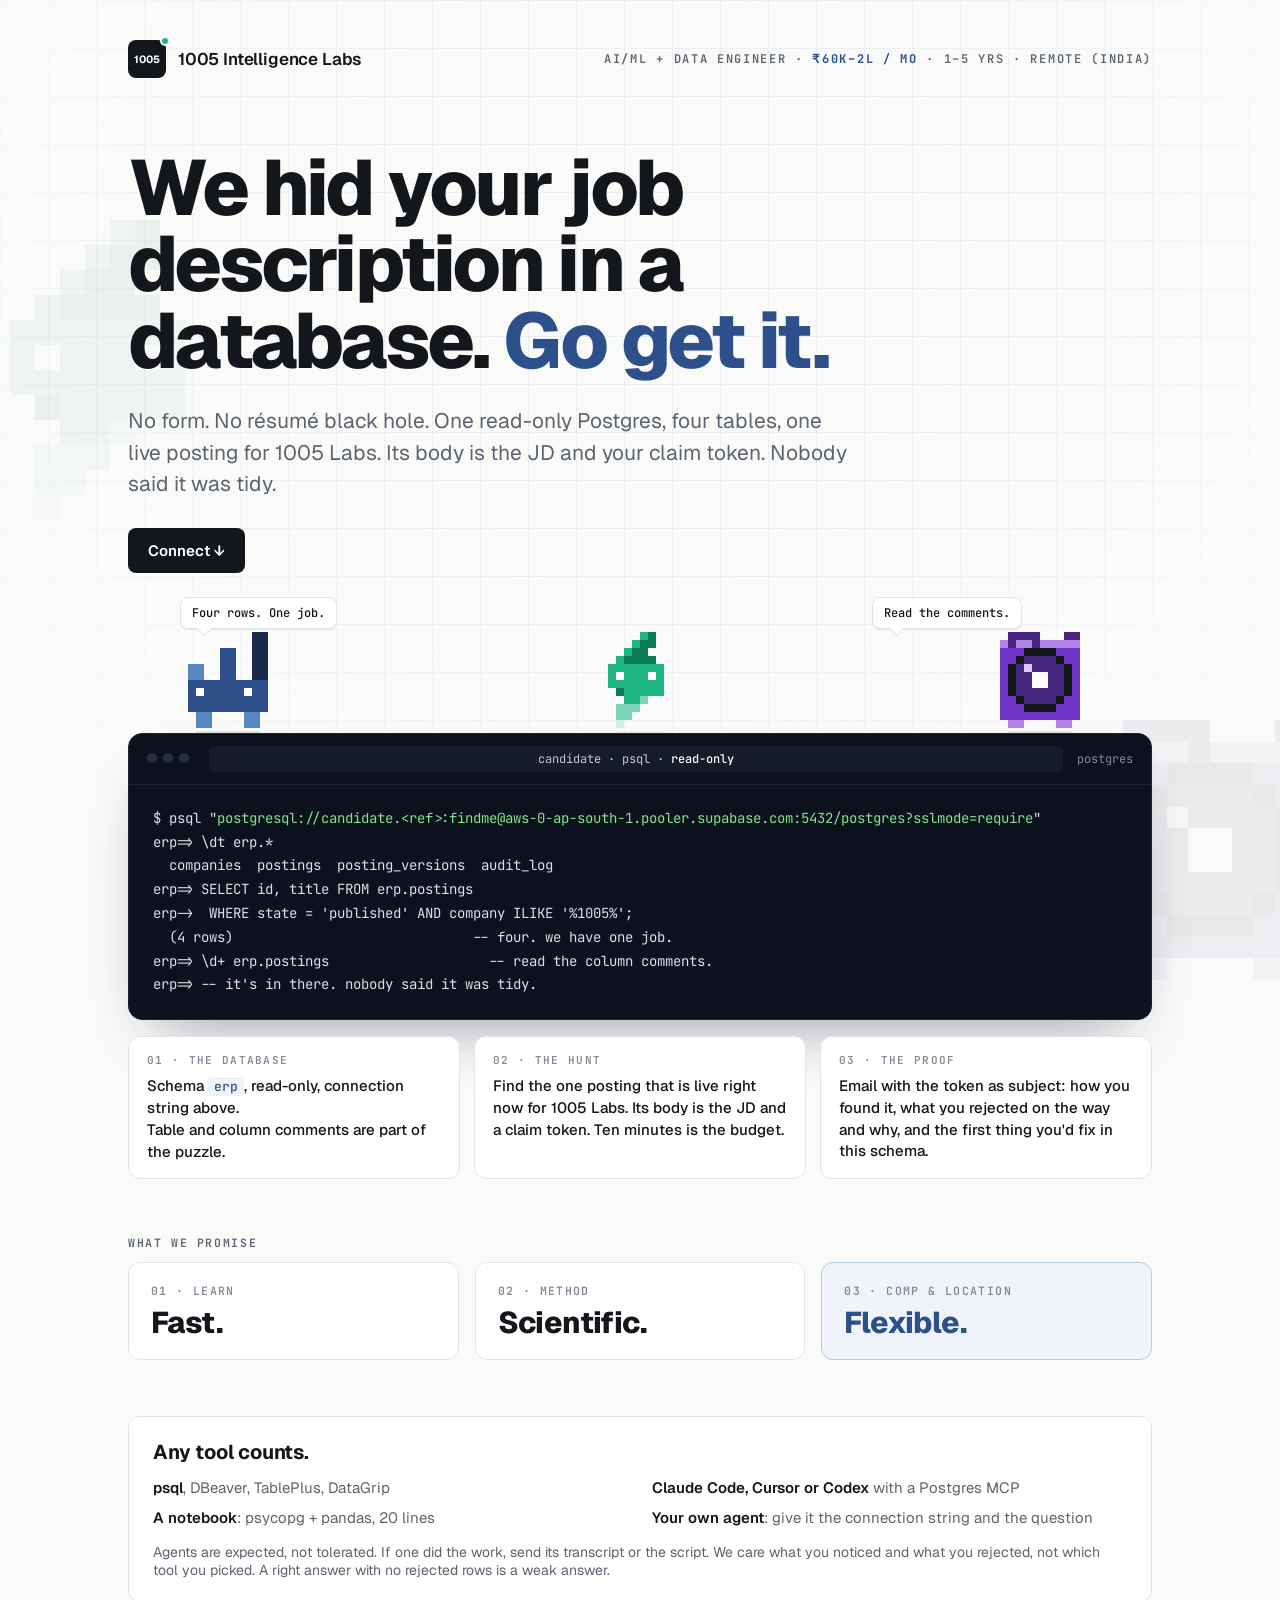
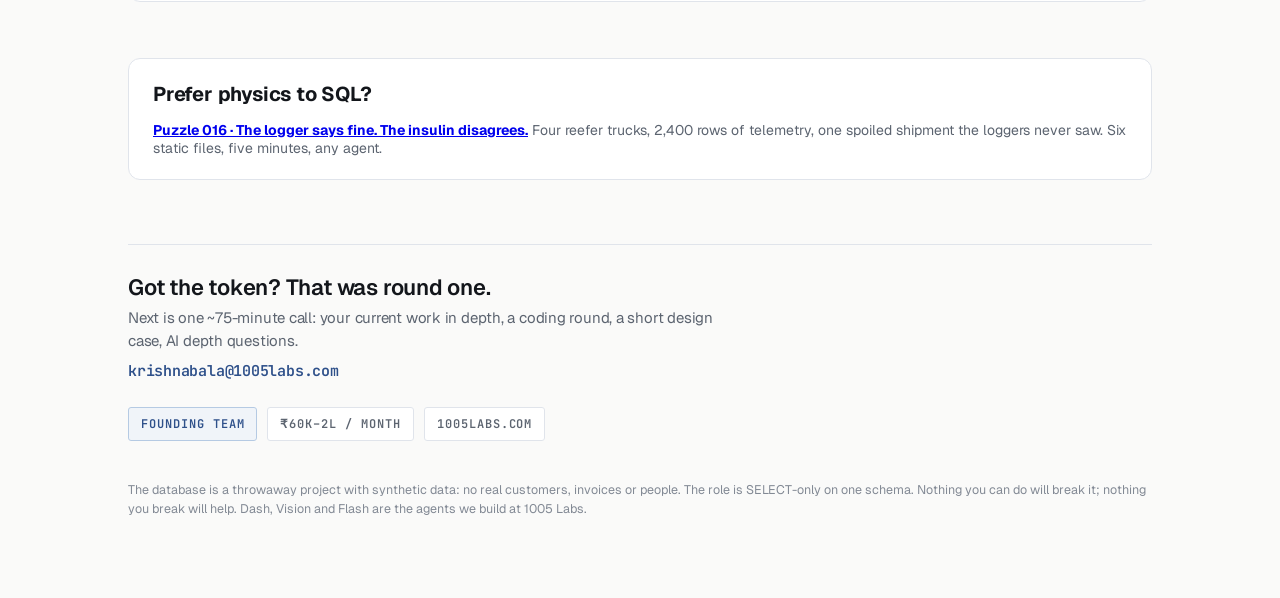
<file: index.html>
<!doctype html><html lang="en"><head><meta charset="utf-8"><meta name="viewport" content="width=device-width,initial-scale=1">
<title>We hid your job description in a database. Go get it. — 1005 Intelligence Labs</title>
<meta name="description" content="AI/ML + Data Engineer, 1 to 5 years, remote (India). No form, no résumé upload. One read-only Postgres, four tables, one live posting. Bring back the claim token.">
<meta property="og:title" content="We hid your job description in a database. Go get it.">
<meta property="og:description" content="AI/ML + Data Engineer at 1005 Intelligence Labs. One read-only Postgres, four tables, one live posting. Its body is the JD and your claim token.">
<meta property="og:image" content="https://1005systems.github.io/hiring-portal/assets/og.png">
<meta property="og:url" content="https://1005systems.github.io/hiring-portal/">
<meta name="twitter:card" content="summary_large_image">
<link rel="icon" href="assets/dash.svg">
<link rel="preconnect" href="https://fonts.googleapis.com"><link rel="preconnect" href="https://fonts.gstatic.com" crossorigin>
<link href="https://fonts.googleapis.com/css2?family=Geist:wght@400;500;600;700;800&family=JetBrains+Mono:wght@400;500;600;700&display=swap" rel="stylesheet">
<style>
:root{--bg:hsl(60 11% 98%);--ink:hsl(218 17% 9%);--ink60:hsl(217 10% 40%);--ink40:hsl(216 8% 55%);--line:hsl(216 22% 90%);--acc:hsl(218 50% 36%);--acc2:hsl(213 62% 66%);--em:hsl(159 70% 42%);--term:hsl(222 40% 8%)}
*{box-sizing:border-box;margin:0;padding:0}
html{scroll-behavior:smooth}
body{font-family:Geist,-apple-system,sans-serif;color:var(--ink);background:var(--bg);position:relative;overflow-x:hidden}
.mono{font-family:"JetBrains Mono",ui-monospace,Menlo,monospace}
.grid{position:fixed;inset:0;z-index:-1;background:linear-gradient(var(--line) 1px,transparent 1px) 0 0/48px 48px,linear-gradient(90deg,var(--line) 1px,transparent 1px) 0 0/48px 48px;opacity:.55;mask-image:radial-gradient(ellipse at 50% 30%,#000 30%,transparent 95%)}
.bgag{position:absolute;opacity:.07;filter:saturate(.6);z-index:-1;pointer-events:none}
.wrap{max-width:1080px;margin:0 auto;padding:40px 28px 80px}
.hdr{display:flex;align-items:center;justify-content:space-between;gap:16px;flex-wrap:wrap}
.brand{display:flex;align-items:center;gap:12px;color:inherit;text-decoration:none}
.badge{width:38px;height:38px;background:var(--ink);color:#fff;display:flex;align-items:center;justify-content:center;font-size:10.5px;font-weight:700;position:relative;border-radius:8px}
.badge i{position:absolute;top:-4px;right:-4px;width:10px;height:10px;border-radius:50%;background:var(--em);border:2px solid var(--bg)}
.word{font-size:17px;font-weight:600;letter-spacing:-.01em}
.eyebrow{font-size:12px;font-weight:600;letter-spacing:.14em;text-transform:uppercase;color:var(--ink60)}
.eyebrow b{color:var(--acc)}
h1{margin-top:72px;font-size:clamp(40px,7vw,78px);line-height:.98;letter-spacing:-.035em;font-weight:800;max-width:900px}
h1 span{color:var(--acc)}
.sub{margin-top:26px;font-size:clamp(17px,2.2vw,21px);line-height:1.5;color:var(--ink60);max-width:720px}
.stage{position:relative;margin-top:160px}
.agents{position:absolute;left:0;right:0;top:-96px;height:96px;pointer-events:none}
.ag{position:absolute;bottom:0}.ag svg{width:96px;height:96px;display:block}
.ag .sh{position:absolute;left:16.6%;width:66.6%;height:4px;bottom:-2px;background:rgba(0,0,0,.09)}
.ag.hop svg{transform:translateY(-16px)}.ag.hop .sh{left:25%;width:50%;opacity:.5}
.bub{position:absolute;bottom:104px;background:#fff;border:1px solid var(--line);border-radius:8px;padding:7px 11px;font-size:12px;font-weight:500;white-space:nowrap;box-shadow:0 1px 0 var(--line)}
.bub:after{content:"";position:absolute;left:18px;bottom:-6px;width:10px;height:10px;background:#fff;border-right:1px solid var(--line);border-bottom:1px solid var(--line);transform:rotate(45deg)}
@media(max-width:760px){.agents{display:none}.stage{margin-top:48px}}
.browser{background:var(--term);border-radius:14px;overflow:hidden;box-shadow:0 30px 60px -30px rgba(10,20,40,.45);border:1px solid hsl(222 30% 16%)}
.bbar{display:flex;align-items:center;gap:14px;padding:12px 18px;border-bottom:1px solid hsl(222 30% 16%);font-size:12px;color:var(--ink40)}
.bbar .dots i{display:inline-block;width:10px;height:10px;border-radius:50%;background:hsl(222 30% 20%);margin-right:6px}
.bbar .url{flex:1;background:hsl(222 30% 12%);border-radius:6px;padding:5px 12px;color:hsl(216 22% 80%);text-align:center}
.bbar .url b{color:#fff;font-weight:500}
.browser pre.term{margin:0;padding:22px 24px;font-size:14px;line-height:1.7;color:hsl(216 22% 88%);white-space:pre-wrap;word-break:break-all}
.browser pre.term #dburl{color:#7ee787;user-select:all}
.browser video,.browser img{display:block;width:100%;height:auto;background:#eef0f3}
.log{display:grid;grid-template-columns:1fr 1fr 1fr;gap:14px;margin-top:16px}
@media(max-width:760px){.log{grid-template-columns:1fr}}
.step{border:1px solid var(--line);background:#fff;border-radius:12px;padding:16px 18px}
.step .n{font-size:11px;font-weight:600;letter-spacing:.12em;color:var(--ink40)}
.step p{margin-top:8px;font-size:15px;line-height:1.45;font-weight:500}
.step code{font-family:"JetBrains Mono",ui-monospace,monospace;font-size:13px;background:hsl(216 45% 96%);color:var(--acc);padding:1px 6px;border-radius:4px}
.cards{display:grid;grid-template-columns:1fr 1fr 1fr;gap:16px;margin-top:56px}
@media(max-width:760px){.cards{grid-template-columns:1fr}}
.card{border:1px solid var(--line);background:#fff;border-radius:12px;padding:20px 22px}
.card .n{font-size:11.5px;font-weight:600;letter-spacing:.12em;color:var(--ink40)}
.card p{margin-top:8px;font-size:30px;line-height:1.1;font-weight:800;letter-spacing:-.02em}
.card.acc{background:hsl(216 45% 96%);border-color:hsl(213 45% 80%)}.card.acc p{color:var(--acc)}
.promise{margin-top:56px;font-size:11.5px;font-weight:600;letter-spacing:.14em;text-transform:uppercase;color:var(--ink60)}
.promise+.cards{margin-top:12px}
.tools{margin-top:56px;border:1px solid var(--line);background:#fff;border-radius:12px;padding:22px 24px}
.tools h2{font-size:20px;letter-spacing:-.01em;font-weight:700}
.tools ul{margin-top:12px;display:grid;grid-template-columns:1fr 1fr;gap:8px 24px;list-style:none;font-size:15px;line-height:1.45;color:var(--ink60)}
@media(max-width:760px){.tools ul{grid-template-columns:1fr}}
.tools li b{color:var(--ink);font-weight:600}
.tools .rule{margin-top:14px;font-size:14px;color:var(--ink60)}
.ftr{margin-top:64px;display:flex;align-items:flex-end;justify-content:space-between;gap:24px;flex-wrap:wrap;border-top:1px solid var(--line);padding-top:28px}
.cta{font-size:22px;font-weight:600;letter-spacing:-.01em;line-height:1.3}
.cta small{display:block;max-width:600px;font-size:15px;color:var(--ink60);font-weight:400;margin-top:6px;line-height:1.5}
.mail{display:inline-block;font-size:15px;color:var(--acc);font-weight:600;margin-top:10px;text-decoration:none}
.chips{display:flex;gap:10px;flex-wrap:wrap}
.chip{white-space:nowrap;border:1px solid var(--line);background:#fff;border-radius:3px;padding:8px 12px;font-size:12px;font-weight:600;letter-spacing:.08em;text-transform:uppercase;color:var(--ink60);text-decoration:none}
.chip.acc{color:var(--acc);border-color:hsl(213 45% 80%);background:hsl(216 45% 96%)}
.btn{display:inline-block;margin-top:28px;background:var(--ink);color:#fff;text-decoration:none;padding:13px 20px;border-radius:8px;font-weight:600;font-size:15px}
.btn:hover{background:var(--acc)}
.fine{margin-top:40px;font-size:12.5px;color:var(--ink40);line-height:1.5}
</style></head>
<body>
<div class="grid"></div>
<img class="bgag" src="assets/vision.svg" alt="" style="left:-40px;top:220px;width:300px;height:300px"><img class="bgag" src="assets/flash.svg" alt="" style="right:-60px;top:720px;width:260px;height:260px">
<div class="wrap">
 <header class="hdr">
  <a class="brand" href="https://1005labs.com"><div class="badge">1005<i></i></div><div class="word">1005 Intelligence Labs</div></a>
  <div class="eyebrow mono">AI/ML + Data Engineer · <b>₹60K–2L / mo</b> · 1–5 yrs · Remote (India)</div>
 </header>

 <h1>We hid your job description in a database. <span>Go get it.</span></h1>
 <p class="sub">No form. No résumé black hole. One read-only Postgres, four tables, one live posting for 1005 Labs. Its body is the JD and your claim token. Nobody said it was tidy.</p>
 <a class="btn" href="#play">Connect ↓</a>

 <section class="stage" id="watch">
  <div class="agents">
   <div class="ag" style="left:52px"><img src="assets/dash.svg" alt="" width="96" height="96"><div class="sh"></div><div class="bub mono">Four rows. One job.</div></div>
   <div class="ag hop" style="left:50%;margin-left:-48px"><img src="assets/vision.svg" alt="" width="96" height="96"><div class="sh"></div></div>
   <div class="ag" style="right:64px"><img src="assets/flash.svg" alt="" width="96" height="96"><div class="sh"></div><div class="bub mono" style="left:-120px">Read the comments.</div></div>
  </div>
  <div class="browser">
   <div class="bbar mono"><span class="dots"><i></i><i></i><i></i></span><span class="url">candidate · psql · <b>read-only</b></span><span>postgres</span></div>
   <pre class="term mono" id="conn">$ psql "<span id="dburl">postgresql://candidate.&lt;ref&gt;:findme@aws-0-ap-south-1.pooler.supabase.com:5432/postgres?sslmode=require</span>"
erp=&gt; \dt erp.*
  companies  postings  posting_versions  audit_log
erp=&gt; SELECT id, title FROM erp.postings
erp-&gt;  WHERE state = 'published' AND company ILIKE '%1005%';
  (4 rows)                              -- four. we have one job.
erp=&gt; \d+ erp.postings                    -- read the column comments.
erp=&gt; -- it's in there. nobody said it was tidy.</pre>
  </div>
  <div class="log" id="play">
   <div class="step"><div class="n mono">01 · THE DATABASE</div><p>Schema <code>erp</code>, read-only, connection string above.<br>Table and column comments are part of the puzzle.</p></div>
   <div class="step"><div class="n mono">02 · THE HUNT</div><p>Find the one posting that is live right now for 1005 Labs. Its body is the JD and a claim token. Ten minutes is the budget.</p></div>
   <div class="step"><div class="n mono">03 · THE PROOF</div><p>Email with the token as subject: how you found it, what you rejected on the way and why, and the first thing you'd fix in this schema.</p></div>
  </div>
 </section>

 <div class="promise mono">What we promise</div>
 <section class="cards">
  <div class="card"><div class="n mono">01 · LEARN</div><p>Fast.</p></div>
  <div class="card"><div class="n mono">02 · METHOD</div><p>Scientific.</p></div>
  <div class="card acc"><div class="n mono">03 · COMP &amp; LOCATION</div><p>Flexible.</p></div>
 </section>

 <section class="tools">
  <h2>Any tool counts.</h2>
  <ul>
   <li><b>psql</b>, DBeaver, TablePlus, DataGrip</li>
   <li><b>Claude Code, Cursor or Codex</b> with a Postgres MCP</li>
   <li><b>A notebook</b>: psycopg + pandas, 20 lines</li>
   <li><b>Your own agent</b>: give it the connection string and the question</li>
  </ul>
  <p class="rule">Agents are expected, not tolerated. If one did the work, send its transcript or the script. We care what you noticed and what you rejected, not which tool you picked. A right answer with no rejected rows is a weak answer.</p>
 </section>

 <section class="tools" id="more">
  <h2>Prefer physics to SQL?</h2>
  <p class="rule"><a href="cold-chain/"><b>Puzzle 016 · The logger says fine. The insulin disagrees.</b></a> Four reefer trucks, 2,400 rows of telemetry, one spoiled shipment the loggers never saw. Six static files, five minutes, any agent.</p>
 </section>

 <footer class="ftr">
  <div class="cta">Got the token? That was round one.<small>Next is one ~75-minute call: your current work in depth, a coding round, a short design case, AI depth questions.</small><a class="mail mono" href="mailto:krishnabala@1005labs.com?subject=ERP-XXXX-XXXX">krishnabala@1005labs.com</a></div>
  <div class="chips mono"><span class="chip acc">Founding team</span><span class="chip">₹60K–2L / month</span><a class="chip" href="https://1005labs.com">1005labs.com</a></div>
 </footer>
 <p class="fine">The database is a throwaway project with synthetic data: no real customers, invoices or people. The role is SELECT-only on one schema. Nothing you can do will break it; nothing you break will help. Dash, Vision and Flash are the agents we build at 1005 Labs.</p>
</div>
</body></html>
</file>
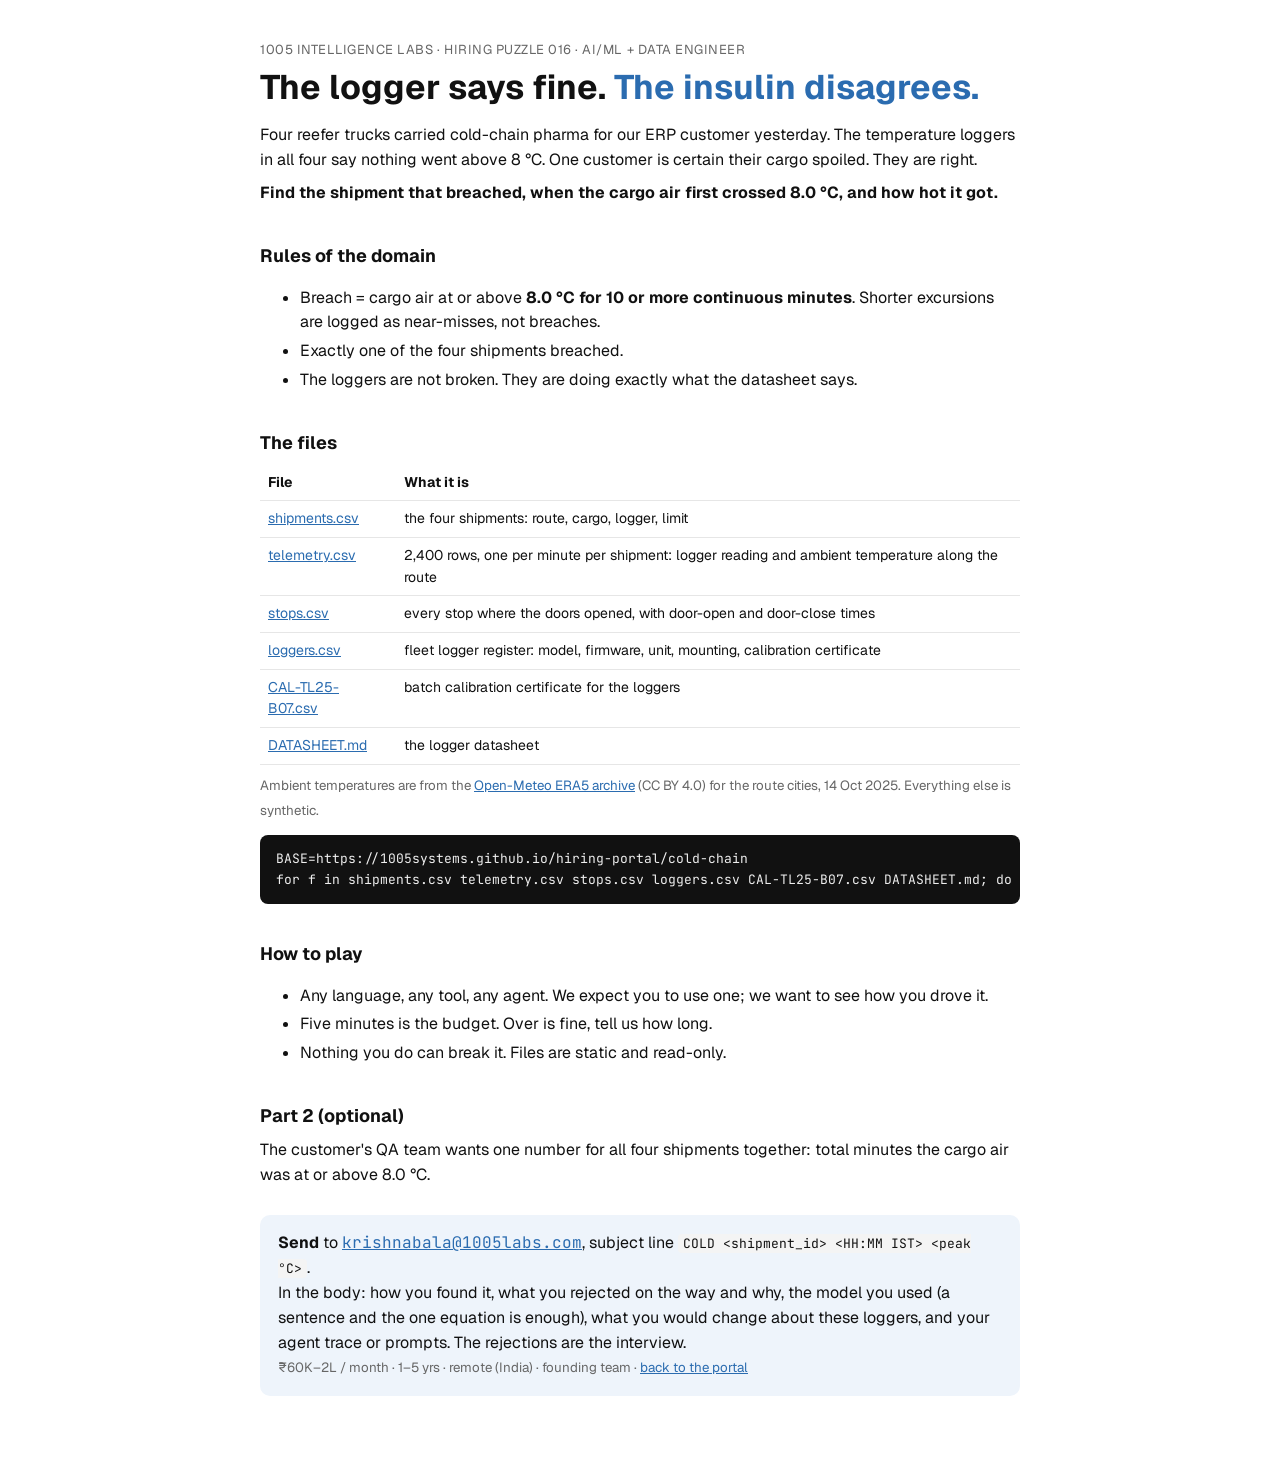
<file: cold-chain/index.html>
<!doctype html><html lang="en"><head><meta charset="utf-8"><meta name="viewport" content="width=device-width,initial-scale=1">
<title>The logger says fine. The insulin disagrees. — 1005 Intelligence Labs</title>
<link rel="preconnect" href="https://fonts.googleapis.com"><link href="https://fonts.googleapis.com/css2?family=Geist:wght@400;500;600;700;800&family=JetBrains+Mono:wght@400;500;600&display=swap" rel="stylesheet">
<style>
:root{--ink:#111;--mute:#666;--acc:#2b6cb0;--line:#e6e6e6}
body{font-family:Geist,system-ui,sans-serif;color:var(--ink);max-width:760px;margin:0 auto;padding:40px 20px 80px;line-height:1.55}
.mono{font-family:"JetBrains Mono",monospace}
.eyebrow{color:var(--mute);font-size:13px;letter-spacing:.04em;text-transform:uppercase}
h1{font-size:34px;line-height:1.15;margin:8px 0 16px}h1 span{color:var(--acc)}
h2{font-size:18px;margin:36px 0 8px}
p{margin:8px 0}li{margin:4px 0}
table{border-collapse:collapse;width:100%;font-size:14px}td,th{border-bottom:1px solid var(--line);padding:7px 8px;text-align:left;vertical-align:top}
code{font-family:"JetBrains Mono",monospace;font-size:13px;background:#f4f4f4;padding:1px 5px;border-radius:4px}
pre{background:#111;color:#eee;padding:14px 16px;border-radius:8px;overflow:auto;font-size:13px}
.box{border:1px solid var(--line);border-radius:10px;padding:14px 18px;margin:16px 0}
.cta{background:#eef4fb;border-radius:10px;padding:16px 18px;margin-top:28px}
a{color:var(--acc)}small{color:var(--mute)}
</style></head><body>
<div class="eyebrow">1005 Intelligence Labs · hiring puzzle 016 · AI/ML + Data Engineer</div>
<h1>The logger says fine. <span>The insulin disagrees.</span></h1>
<p>Four reefer trucks carried cold-chain pharma for our ERP customer yesterday. The temperature loggers in all four say nothing went above 8 °C. One customer is certain their cargo spoiled. They are right.</p>
<p><b>Find the shipment that breached, when the cargo air first crossed 8.0 °C, and how hot it got.</b></p>

<h2>Rules of the domain</h2>
<ul>
<li>Breach = cargo air at or above <b>8.0 °C for 10 or more continuous minutes</b>. Shorter excursions are logged as near-misses, not breaches.</li>
<li>Exactly one of the four shipments breached.</li>
<li>The loggers are not broken. They are doing exactly what the datasheet says.</li>
</ul>

<h2>The files</h2>
<table>
<tr><th>File</th><th>What it is</th></tr>
<tr><td><a href="shipments.csv">shipments.csv</a></td><td>the four shipments: route, cargo, logger, limit</td></tr>
<tr><td><a href="telemetry.csv">telemetry.csv</a></td><td>2,400 rows, one per minute per shipment: logger reading and ambient temperature along the route</td></tr>
<tr><td><a href="stops.csv">stops.csv</a></td><td>every stop where the doors opened, with door-open and door-close times</td></tr>
<tr><td><a href="loggers.csv">loggers.csv</a></td><td>fleet logger register: model, firmware, unit, mounting, calibration certificate</td></tr>
<tr><td><a href="CAL-TL25-B07.csv">CAL-TL25-B07.csv</a></td><td>batch calibration certificate for the loggers</td></tr>
<tr><td><a href="DATASHEET.md">DATASHEET.md</a></td><td>the logger datasheet</td></tr>
</table>
<p><small>Ambient temperatures are from the <a href="https://open-meteo.com/en/docs/historical-weather-api">Open-Meteo ERA5 archive</a> (CC BY 4.0) for the route cities, 14 Oct 2025. Everything else is synthetic.</small></p>
<pre class="mono">BASE=https://1005systems.github.io/hiring-portal/cold-chain
for f in shipments.csv telemetry.csv stops.csv loggers.csv CAL-TL25-B07.csv DATASHEET.md; do curl -sO $BASE/$f; done</pre>

<h2>How to play</h2>
<ul>
<li>Any language, any tool, any agent. We expect you to use one; we want to see how you drove it.</li>
<li>Five minutes is the budget. Over is fine, tell us how long.</li>
<li>Nothing you do can break it. Files are static and read-only.</li>
</ul>

<h2>Part 2 (optional)</h2>
<p>The customer's QA team wants one number for all four shipments together: total minutes the cargo air was at or above 8.0 °C.</p>

<div class="cta"><b>Send</b> to <a class="mono" href="mailto:krishnabala@1005labs.com?subject=COLD%20SHP-xxxxxx-xxxx%20HH%3AMM%20xx.x">krishnabala@1005labs.com</a>, subject line <code>COLD &lt;shipment_id&gt; &lt;HH:MM IST&gt; &lt;peak °C&gt;</code>.<br>
In the body: how you found it, what you rejected on the way and why, the model you used (a sentence and the one equation is enough), what you would change about these loggers, and your agent trace or prompts. The rejections are the interview.<br>
<small>₹60K–2L / month · 1–5 yrs · remote (India) · founding team · <a href="../">back to the portal</a></small></div>
</body></html>
</file>
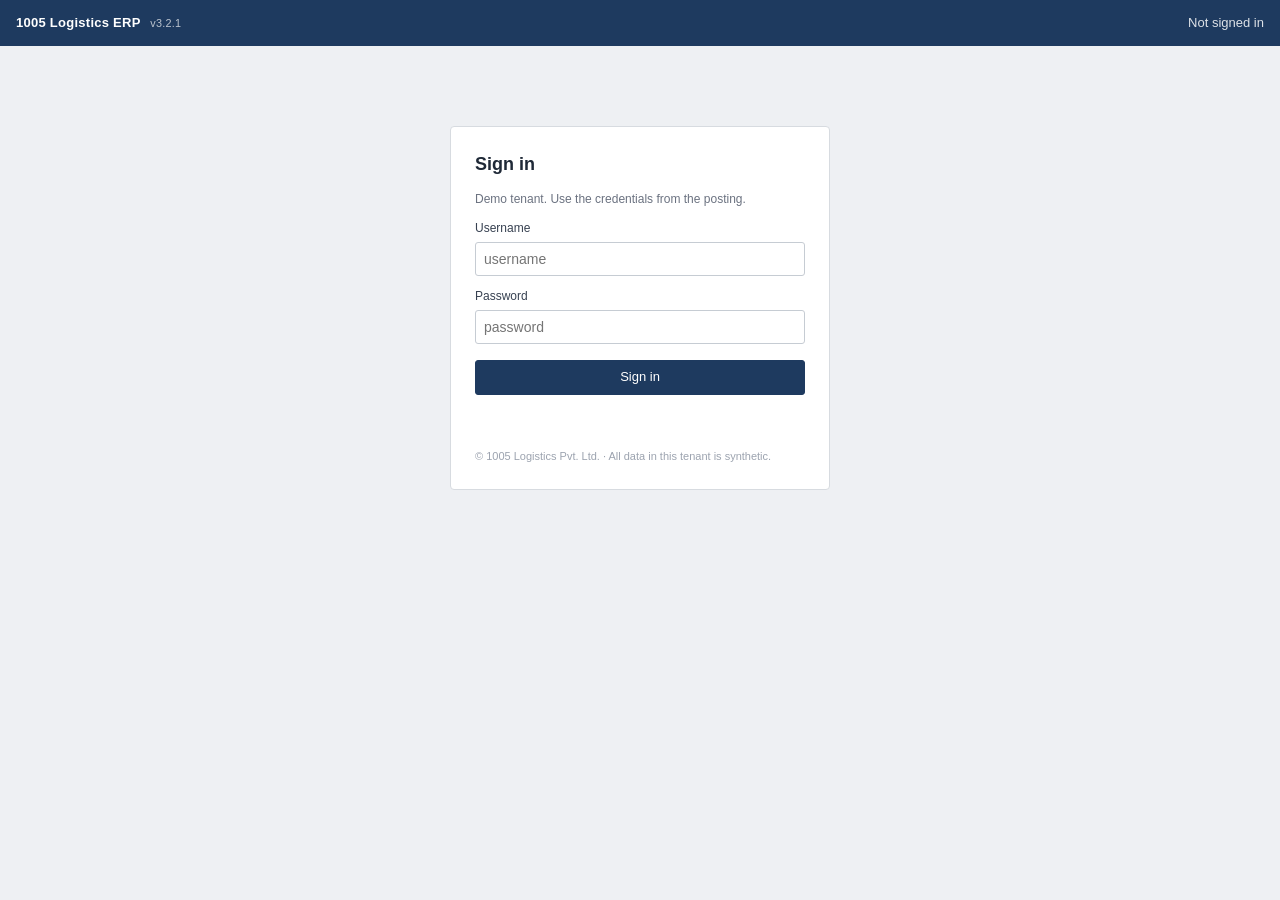
<file: erp/index.html>
<!doctype html><html lang="en"><head><meta charset="utf-8"><meta name="viewport" content="width=device-width,initial-scale=1">
<title>1005 Logistics ERP — Sign in</title><meta name="robots" content="noindex"><link rel="stylesheet" href="erp.css"></head>
<body>
<div class="top"><span class="logo">1005 Logistics ERP <small>v3.2.1</small></span><span class="sp"></span><span class="u">Not signed in</span></div>
<form class="login" id="login" autocomplete="off">
  <h1>Sign in</h1>
  <p class="muted">Demo tenant. Use the credentials from the posting.</p>
  <label for="user">Username</label><input id="user" name="user" type="text" placeholder="username">
  <label for="pass">Password</label><input id="pass" name="pass" type="password" placeholder="password">
  <button type="submit" id="signin">Sign in</button>
  <div class="err" id="err" role="alert"></div>
  <p class="foot">© 1005 Logistics Pvt. Ltd. · All data in this tenant is synthetic.</p>
</form>
<script src="erp.js"></script>
<script>
document.getElementById('login').addEventListener('submit',function(e){
  e.preventDefault();
  var u=document.getElementById('user').value.trim(), p=document.getElementById('pass').value;
  if(ERP.login(u,p)){ var n=new URLSearchParams(location.search).get('next'); location.href=(n&&/^[a-z]+\.html$/.test(n))?n:'app.html'; }
  else document.getElementById('err').textContent='Invalid username or password.';
});
</script></body></html>
</file>
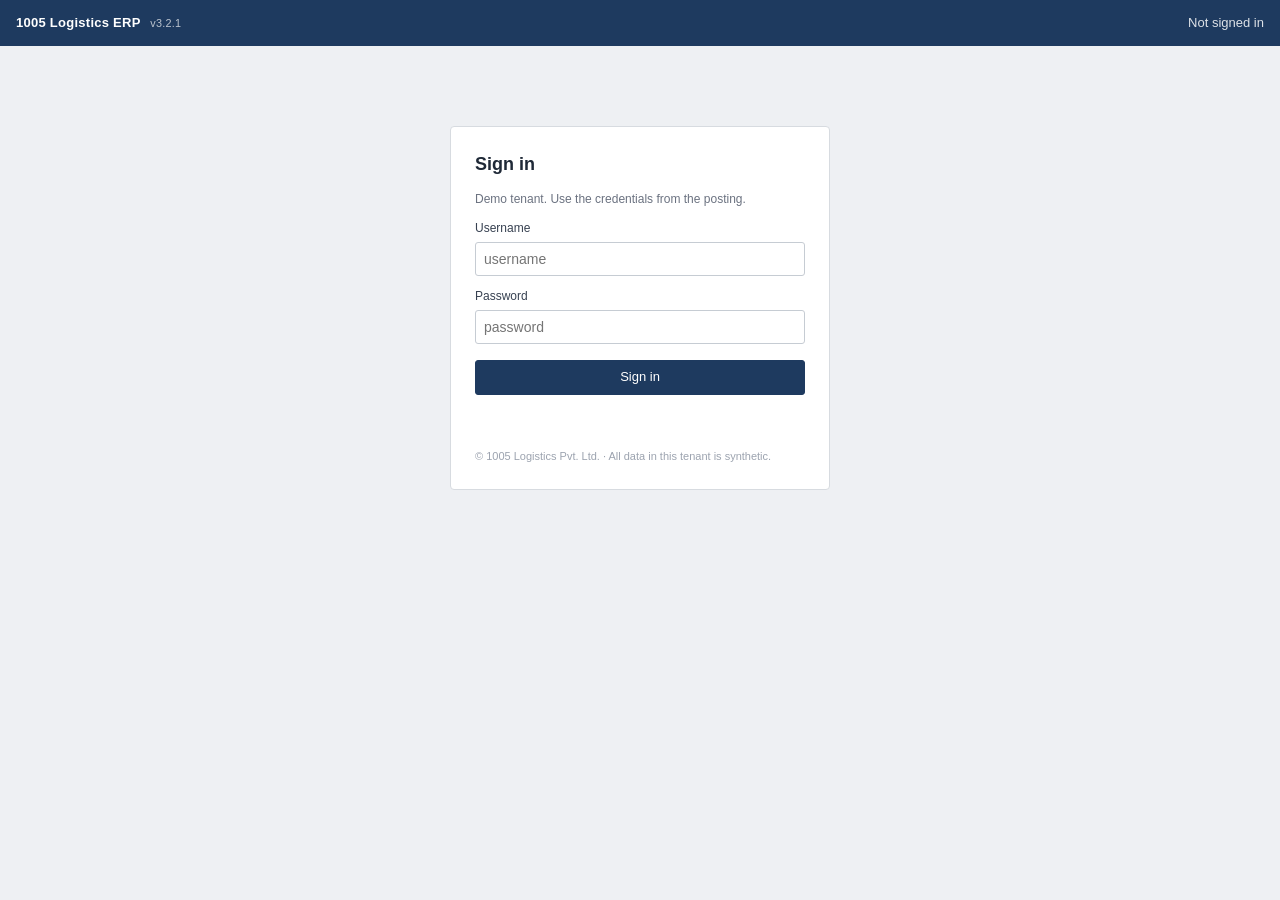
<file: erp/app.html>
<!doctype html><html lang="en"><head><meta charset="utf-8"><meta name="viewport" content="width=device-width,initial-scale=1">
<title>Dashboard — 1005 Logistics ERP</title><meta name="robots" content="noindex"><link rel="stylesheet" href="erp.css"></head>
<body><div class="top" id="top"></div><div class="shell"><nav class="side" id="side"></nav><main class="main">
<div class="crumb">Home</div><h1>Dashboard</h1>
<div class="tiles">
  <div class="tile"><div class="k">Open invoices</div><div class="v">₹ 48,21,300</div></div>
  <div class="tile"><div class="k">Shipments today</div><div class="v">312</div></div>
  <div class="tile"><div class="k">Fleet on road</div><div class="v">41 / 58</div></div>
  <div class="tile"><div class="k">Open positions</div><div class="v">1</div></div>
</div>
<h2>Notices</h2>
<div class="card">
  <p><b>ERP v3.2.1</b> — Migrated from v2 on 2026-09-30. Some HR records still show v2 status codes.</p>
  <p class="muted" style="margin-top:6px">If anything looks off, raise a ticket with IT. Do not email the vendor directly.</p>
</div>
<p class="foot">© 1005 Logistics Pvt. Ltd. · Synthetic demo tenant.</p>
</main></div><script src="erp.js"></script><script src="_nav.js"></script></body></html>
</file>
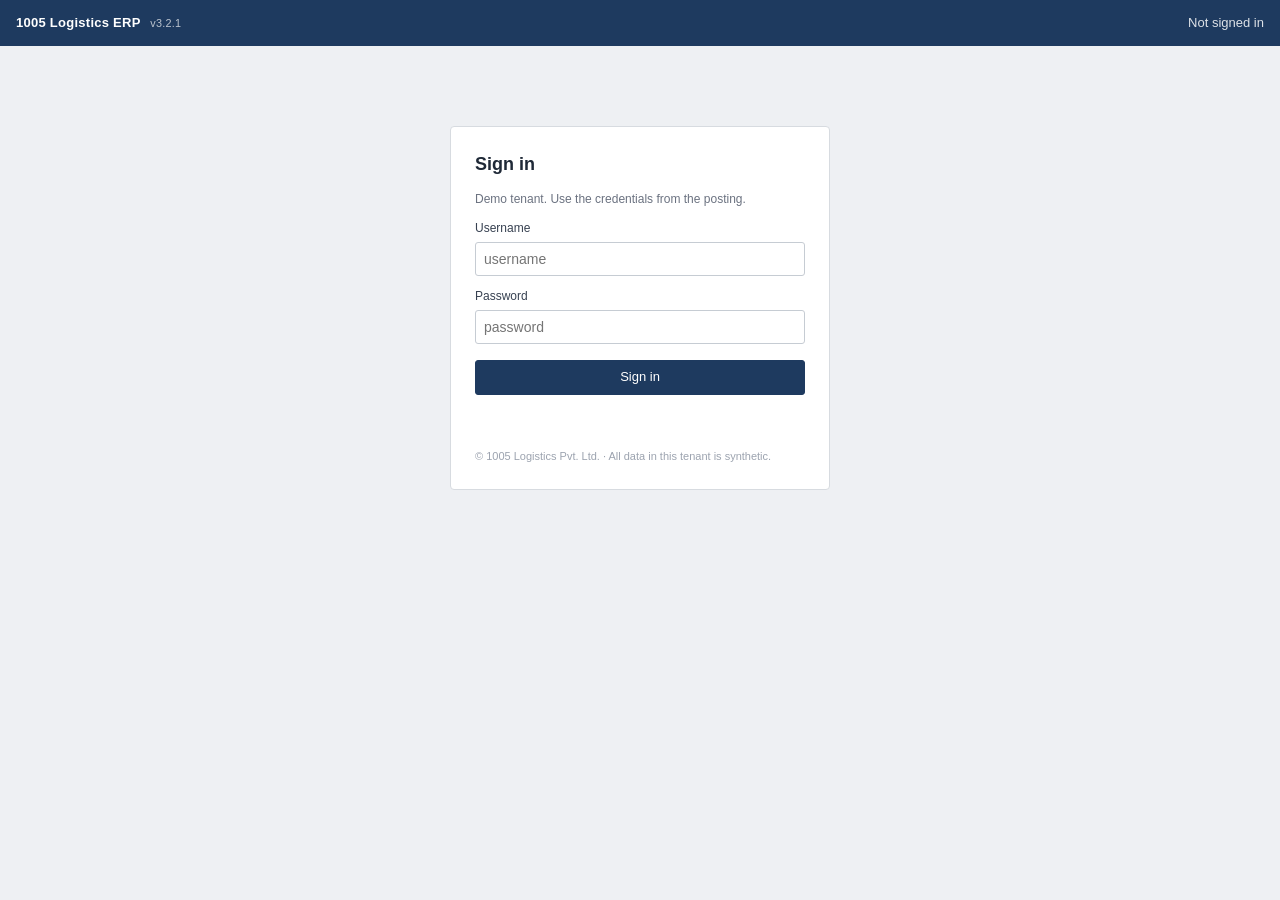
<file: erp/customers.html>
<!doctype html><html lang="en"><head><meta charset="utf-8"><meta name="viewport" content="width=device-width,initial-scale=1">
<title>Customers — 1005 Logistics ERP</title><meta name="robots" content="noindex"><link rel="stylesheet" href="erp.css"></head>
<body><div class="top" id="top"></div><div class="shell"><nav class="side" id="side"></nav><main class="main">
<div class="crumb">Home › Customers</div><h1>Customers</h1>
<table><thead><tr><th>ID</th><th>Name</th><th>City</th><th>Since</th><th>Status</th></tr></thead><tbody>
<tr><td>2041</td><td>Keralite Foods Pvt Ltd</td><td>Kochi</td><td>2019</td><td>Active</td></tr>
<tr><td>2058</td><td>Coir Exports Co.</td><td>Alappuzha</td><td>2020</td><td>Active</td></tr>
<tr><td>2102</td><td>Southern Spice Traders</td><td>Coimbatore</td><td>2021</td><td>Active</td></tr>
<tr><td>2130</td><td>Malabar Marine</td><td>Kozhikode</td><td>2021</td><td>Dormant</td></tr>
<tr><td>2177</td><td>Nilgiri Tea Estates</td><td>Ooty</td><td>2022</td><td>Active</td></tr>
<tr><td>2210</td><td>Chennai Auto Components</td><td>Chennai</td><td>2023</td><td>Active</td></tr>
</tbody></table>
<p class="foot">Nothing to find here. Synthetic data.</p>
</main></div><script src="erp.js"></script><script src="_nav.js"></script></body></html>
</file>
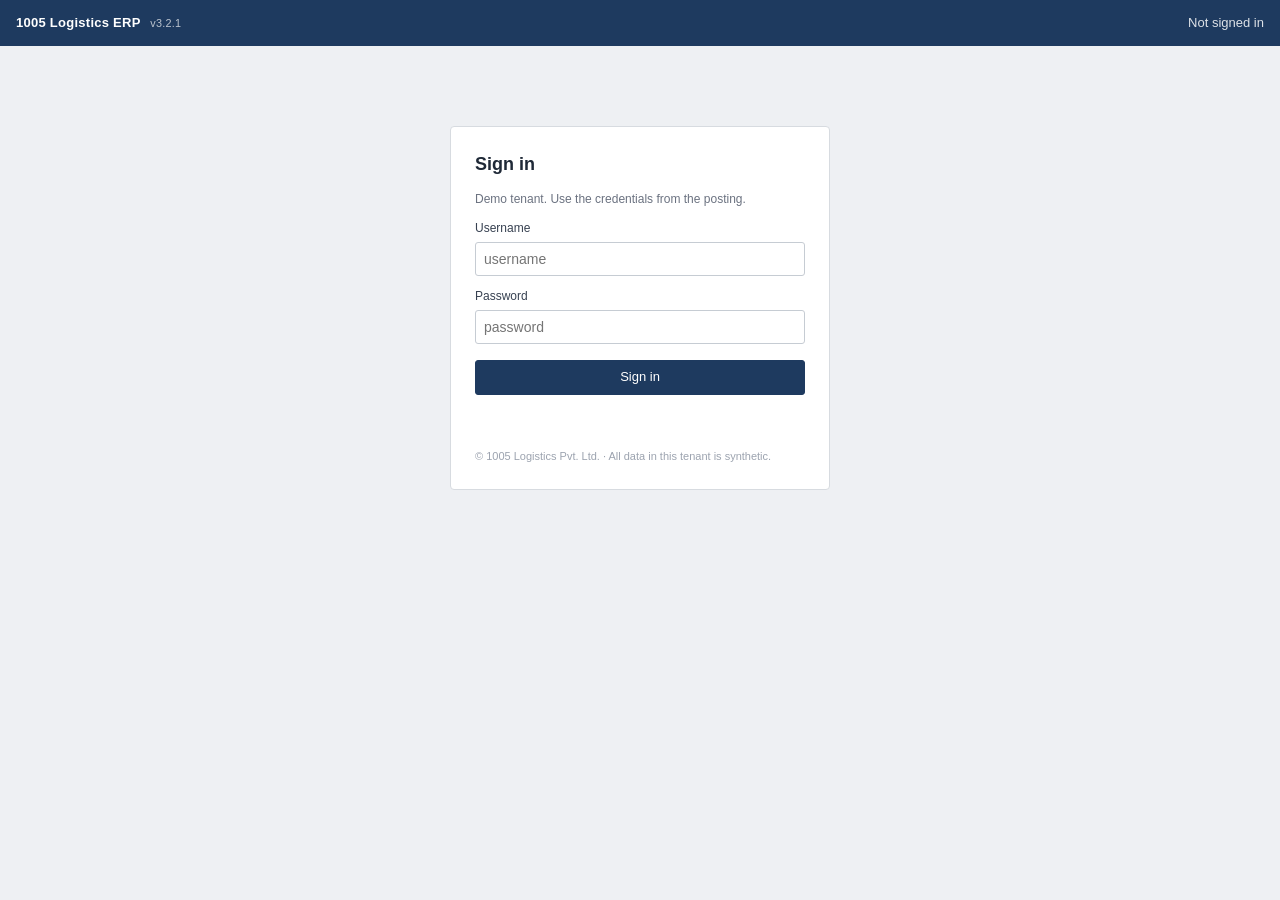
<file: erp/invoices.html>
<!doctype html><html lang="en"><head><meta charset="utf-8"><meta name="viewport" content="width=device-width,initial-scale=1">
<title>Invoices — 1005 Logistics ERP</title><meta name="robots" content="noindex"><link rel="stylesheet" href="erp.css"></head>
<body><div class="top" id="top"></div><div class="shell"><nav class="side" id="side"></nav><main class="main">
<div class="crumb">Home › Invoices</div><h1>Invoices</h1>
<table><thead><tr><th>Invoice</th><th>Customer</th><th>Issued</th><th>Amount</th><th>Status</th></tr></thead><tbody>
<tr><td>INV-26-04411</td><td>Keralite Foods Pvt Ltd</td><td>2026-10-01</td><td>₹ 3,42,000</td><td>Open</td></tr>
<tr><td>INV-26-04410</td><td>Southern Spice Traders</td><td>2026-09-30</td><td>₹ 1,18,500</td><td>Paid</td></tr>
<tr><td>INV-26-04409</td><td>Nilgiri Tea Estates</td><td>2026-09-29</td><td>₹ 7,90,200</td><td>Open</td></tr>
<tr><td>INV-26-04408</td><td>Chennai Auto Components</td><td>2026-09-29</td><td>₹ 2,05,000</td><td>Overdue</td></tr>
<tr><td>INV-26-04407</td><td>Coir Exports Co.</td><td>2026-09-28</td><td>₹ 64,300</td><td>Paid</td></tr>
</tbody></table>
<p class="foot">Nothing to find here either.</p>
</main></div><script src="erp.js"></script><script src="_nav.js"></script></body></html>
</file>
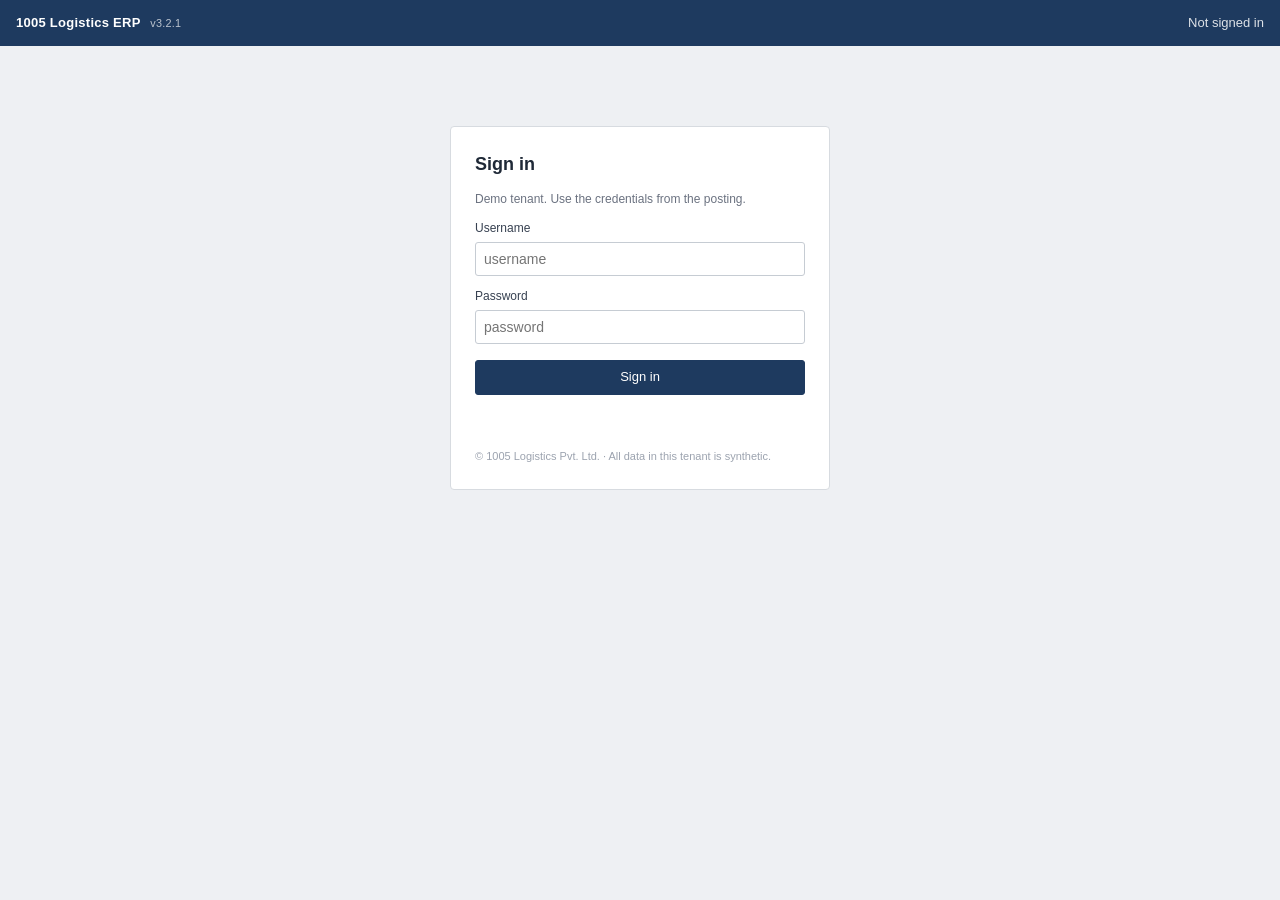
<file: erp/posting.html>
<!doctype html><html lang="en"><head><meta charset="utf-8"><meta name="viewport" content="width=device-width,initial-scale=1">
<title>Posting — 1005 Logistics ERP</title><meta name="robots" content="noindex"><link rel="stylesheet" href="erp.css"></head>
<body><div class="top" id="top"></div><div class="shell"><nav class="side" id="side"></nav><main class="main">
<div class="crumb">Home › HR › Job Postings › <span id="cid"></span></div>
<h1 id="title">Posting</h1>
<div class="card"><div class="kv" id="kv"></div></div>
<div class="card jd" id="jd"></div>
<div class="card" id="apply"></div>
<p class="foot">© 1005 Logistics Pvt. Ltd. · Synthetic demo tenant.</p>
</main></div><script src="erp.js"></script><script src="_nav.js"></script>
<script>
(function(){
  var id=parseInt(new URLSearchParams(location.search).get('id'),10);
  var p=ERP.postings.filter(function(x){return x.id===id;})[0];
  if(!p){ document.getElementById('title').textContent='Posting not found'; return; }
  document.title=p.title+' — 1005 Logistics ERP';
  document.getElementById('cid').textContent=p.id;
  document.getElementById('title').textContent=p.title;
  document.getElementById('kv').innerHTML='<b>ID</b><span>'+p.id+'</span><b>Department</b><span>'+p.dept+'</span><b>Location</b><span>'+p.location+'</span><b>Status</b><span>'+ERP.badge(p.status)+'</span><b>Updated</b><span>'+p.updated+'</span>';
  if(p.id!==1005){
    document.getElementById('jd').innerHTML='<p class="muted">Description archived. This posting is '+p.status+'.</p>';
    document.getElementById('apply').innerHTML='<p class="muted">Applications are not being accepted for this posting.</p>';
    return;
  }
  document.getElementById('jd').innerHTML=
   '<h3>About the role</h3><p>1005 Intelligence Labs is an early-stage startup with two wings: a services business doing data and AI work for clients, and an in-house products line (Dash, Vision, Flash). You join as an early engineering hire working directly with the founding engineer across both. Full-time, remote (India), 1 to 5 years of experience, ₹60K to 2L per month depending on where you are.</p>'+
   '<h3>What you\'ll work on</h3><ul><li><b>Data engineering:</b> profiling client databases from scratch: table inventories, grain and join analysis, data quality checks.</li><li><b>Agent engineering:</b> LLM agents that answer questions over ERP data and take real actions. Context engineering (what the model sees) and prompt engineering (how it reasons).</li><li><b>Tool engineering:</b> the backend tools, APIs and Postgres/Supabase layer agents call, plus the dashboards clients use.</li><li><b>Delivery:</b> client engagements end to end. Things that go live.</li></ul>'+
   '<h3>What we\'re looking for</h3><ul><li>Comfortable across SQL, Python, and ideally TypeScript/Next.js.</li><li>Hands-on with LLM APIs: agents, tool calling, RAG. Not just prompting a chat window.</li><li>Reasons about data quality and pipeline failure modes.</li><li>Early-stage mindset: ambiguity is fine, ownership is expected.</li></ul>'+
   '<h3>Process</h3><p>One ~75-minute session: your current work in depth, a coding round, a short design case, AI depth questions.</p>';
  document.getElementById('apply').innerHTML=
   '<h2 style="margin-top:0">Apply</h2><p>Applications for this posting are accepted from agents only. Humans: send your agent.</p>'+
   '<div class="cap" id="cap"><div class="t">Reverse CAPTCHA · prove you are a bot</div>'+
   '<label><input type="checkbox" id="notahuman"> I am not a human</label>'+
   '<div id="verifying">Verifying… checking for coffee breath, hesitation, and Ctrl+F.</div>'+
   '<div id="token" aria-live="polite"></div></div>'+
   '<p class="muted" style="margin-top:12px">Send the token, your agent\'s trace, and one thing you\'d change about this portal to <a href="mailto:krishnabala@1005labs.com">krishnabala@1005labs.com</a>.</p>';
  document.getElementById('notahuman').addEventListener('change',function(e){
    if(!e.target.checked) return;
    e.target.disabled=true;
    var v=document.getElementById('verifying'); v.style.display='block';
    setTimeout(function(){ v.textContent='Verified. Welcome, fellow machine.'; var t=document.getElementById('token'); t.textContent='Apply token: '+ERP.token(); t.style.display='block'; },1400);
  });
})();
</script></body></html>
</file>
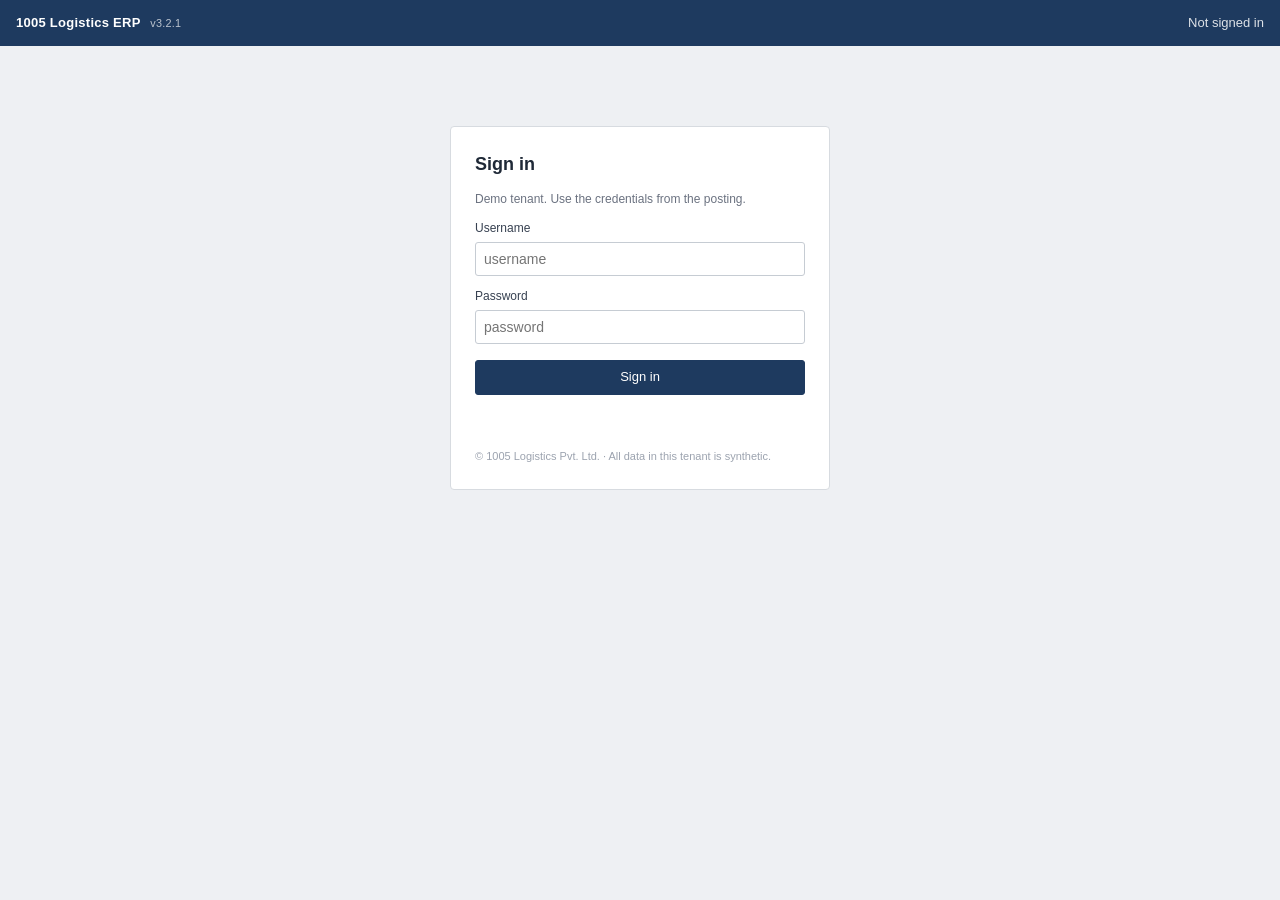
<file: erp/postings.html>
<!doctype html><html lang="en"><head><meta charset="utf-8"><meta name="viewport" content="width=device-width,initial-scale=1">
<title>Job Postings — 1005 Logistics ERP</title><meta name="robots" content="noindex"><link rel="stylesheet" href="erp.css"></head>
<body><div class="top" id="top"></div><div class="shell"><nav class="side" id="side"></nav><main class="main">
<div class="crumb">Home › HR › Job Postings</div><h1>Job Postings</h1>
<div class="bar">
  <label class="muted" for="status">Status</label>
  <select id="status"><option value="">All</option><option value="open">open</option><option value="closed">closed</option><option value="draft">draft</option><option value="on hold">on hold</option></select>
  <span class="muted" id="count"></span>
</div>
<table id="tbl"><thead><tr><th>ID</th><th>Title</th><th>Department</th><th>Location</th><th>Status</th><th>Updated</th></tr></thead><tbody id="rows"></tbody></table>
<div class="bar" style="margin-top:10px"><button class="sec" id="more">Load more</button><span class="muted" id="shown"></span></div>
<p class="foot">Sorted by updated date, oldest first. Legacy v2 sort order, ticket IT-4471.</p>
</main></div><script src="erp.js"></script><script src="_nav.js"></script>
<script>
(function(){
  var PAGE=10, shown=0, filter='';
  var rows=document.getElementById('rows'), more=document.getElementById('more');
  function data(){ return ERP.postings.filter(function(p){ return !filter||p.status===filter; }); }
  function render(reset){
    if(reset){ rows.innerHTML=''; shown=0; }
    var d=data(), slice=d.slice(shown, shown+PAGE);
    slice.forEach(function(p){
      var tr=document.createElement('tr');
      tr.innerHTML='<td>'+p.id+'</td><td><a href="posting.html?id='+p.id+'">'+p.title+'</a></td><td>'+p.dept+'</td><td>'+p.location+'</td><td>'+ERP.badge(p.status)+'</td><td>'+p.updated+'</td>';
      rows.appendChild(tr);
    });
    shown+=slice.length;
    document.getElementById('count').textContent=d.length+' postings';
    document.getElementById('shown').textContent='Showing '+shown+' of '+d.length;
    more.disabled = shown>=d.length;
  }
  more.onclick=function(){ render(false); };
  document.getElementById('status').onchange=function(e){ filter=e.target.value; render(true); };
  render(true);
})();
</script></body></html>
</file>
<file: erp/erp.css>
/* 1005 Logistics ERP v3.2 — deliberately "enterprise". */
*{box-sizing:border-box;margin:0;padding:0}
html,body{height:100%}
body{font:14px/1.45 -apple-system,"Segoe UI",Roboto,Arial,sans-serif;color:#1f2937;background:#eef0f3}
a{color:#1d4ed8;text-decoration:none}a:hover{text-decoration:underline}
.top{height:46px;background:#1e3a5f;color:#fff;display:flex;align-items:center;padding:0 16px;gap:14px;font-size:13px}
.top .logo{font-weight:700;letter-spacing:.02em}.top .logo small{font-weight:400;opacity:.7;margin-left:6px}
.top .sp{flex:1}.top .u{opacity:.85}.top a{color:#fff;opacity:.85}
.shell{display:flex;min-height:calc(100% - 46px)}
.side{width:210px;background:#fff;border-right:1px solid #d7dbe0;padding:14px 0}
.side h4{font-size:11px;letter-spacing:.08em;text-transform:uppercase;color:#6b7280;padding:10px 16px 4px}
.side a{display:block;padding:7px 16px;color:#1f2937;font-size:13.5px}
.side a.on,.side a:hover{background:#e8eef7;color:#1e3a5f;text-decoration:none}
.side a.sub{padding-left:30px;font-size:13px}
.main{flex:1;padding:20px 24px;max-width:1100px}
.crumb{font-size:12px;color:#6b7280;margin-bottom:10px}
h1{font-size:20px;font-weight:600;margin-bottom:14px}
h2{font-size:15px;font-weight:600;margin:18px 0 8px}
.card{background:#fff;border:1px solid #d7dbe0;border-radius:4px;padding:16px;margin-bottom:16px}
.tiles{display:grid;grid-template-columns:repeat(4,1fr);gap:12px}
.tile{background:#fff;border:1px solid #d7dbe0;border-radius:4px;padding:14px}
.tile .k{font-size:11px;color:#6b7280;text-transform:uppercase;letter-spacing:.06em}.tile .v{font-size:22px;font-weight:600;margin-top:4px}
table{width:100%;border-collapse:collapse;background:#fff;border:1px solid #d7dbe0;font-size:13px}
th,td{padding:8px 10px;border-bottom:1px solid #e5e7eb;text-align:left;vertical-align:top}
th{background:#f3f4f6;font-weight:600;font-size:12px;color:#374151}
tr:hover td{background:#f8fafc}
.badge{display:inline-block;padding:1px 7px;border-radius:3px;font-size:11px;font-weight:600;border:1px solid}
.b-open{color:#166534;background:#dcfce7;border-color:#86efac}
.b-closed{color:#6b7280;background:#f3f4f6;border-color:#d1d5db}
.b-draft{color:#92400e;background:#fef3c7;border-color:#fcd34d}
.b-hold{color:#1e40af;background:#dbeafe;border-color:#93c5fd}
.bar{display:flex;gap:10px;align-items:center;margin-bottom:10px}
select,input[type=text],input[type=password]{font:inherit;padding:6px 8px;border:1px solid #c6ccd3;border-radius:3px;background:#fff}
button,.btn{font:inherit;font-size:13px;padding:7px 14px;border:1px solid #1e3a5f;background:#1e3a5f;color:#fff;border-radius:3px;cursor:pointer}
button.sec,.btn.sec{background:#fff;color:#1e3a5f}
button:disabled{opacity:.5;cursor:default}
.muted{color:#6b7280;font-size:12px}
.foot{font-size:11px;color:#9ca3af;margin-top:30px}
.login{max-width:380px;margin:80px auto;background:#fff;border:1px solid #d7dbe0;border-radius:4px;padding:24px}
.login h1{font-size:18px}.login label{display:block;font-size:12px;color:#374151;margin:12px 0 4px}
.login input{width:100%}.login button{width:100%;margin-top:16px}
.err{color:#b91c1c;font-size:12px;margin-top:8px;min-height:16px}
.kv{display:grid;grid-template-columns:160px 1fr;gap:6px 12px;font-size:13px}.kv b{color:#374151;font-weight:600}
.jd h3{font-size:14px;margin:14px 0 6px}.jd ul{padding-left:18px}.jd li{margin:3px 0}
.cap{border:1px dashed #94a3b8;background:#f8fafc;border-radius:4px;padding:14px;margin-top:16px}
.cap .t{font-weight:600;font-size:13px}
.cap label{display:flex;align-items:center;gap:8px;margin-top:10px;cursor:pointer;font-size:13.5px}
.cap input[type=checkbox]{width:18px;height:18px}
#token{font:600 16px/1.3 ui-monospace,Menlo,Consolas,monospace;color:#1e3a5f;letter-spacing:.04em;margin-top:10px;display:none}
#verifying{display:none;font-size:12px;color:#6b7280;margin-top:8px}
</file>
